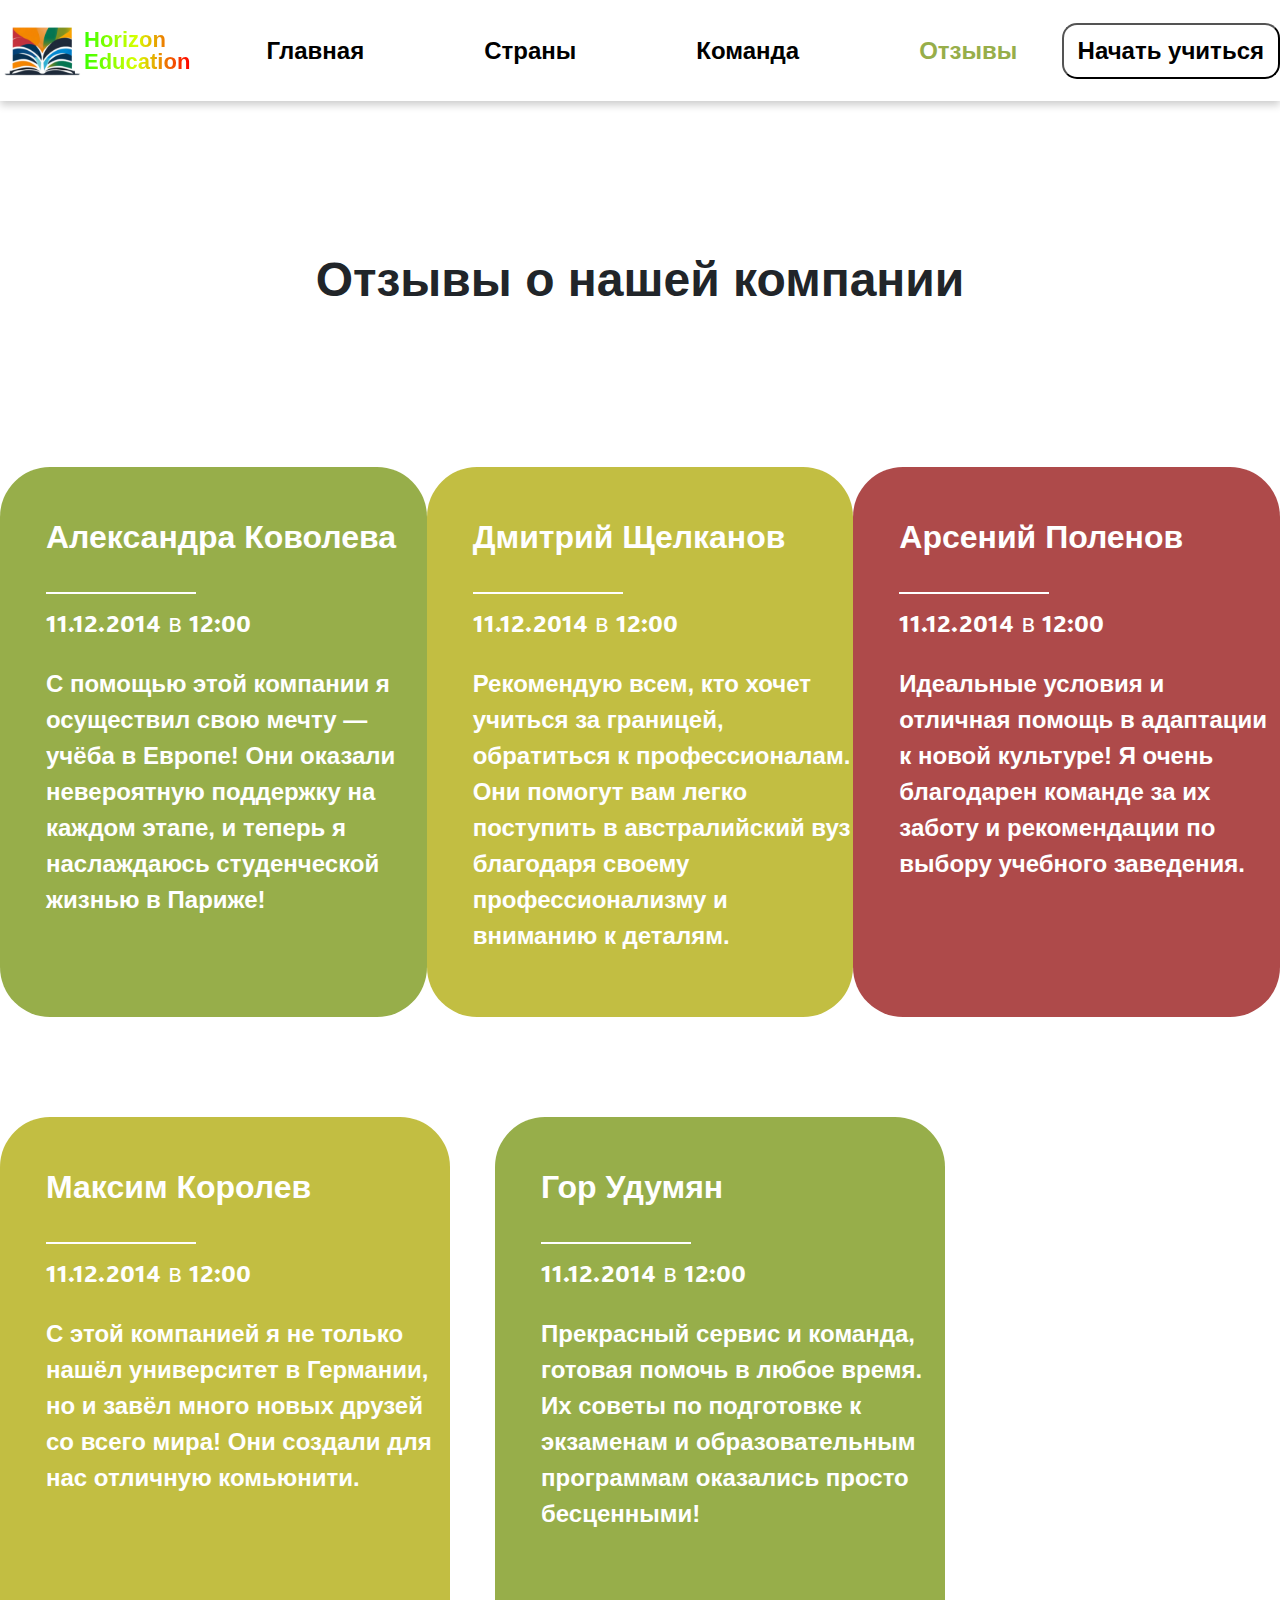
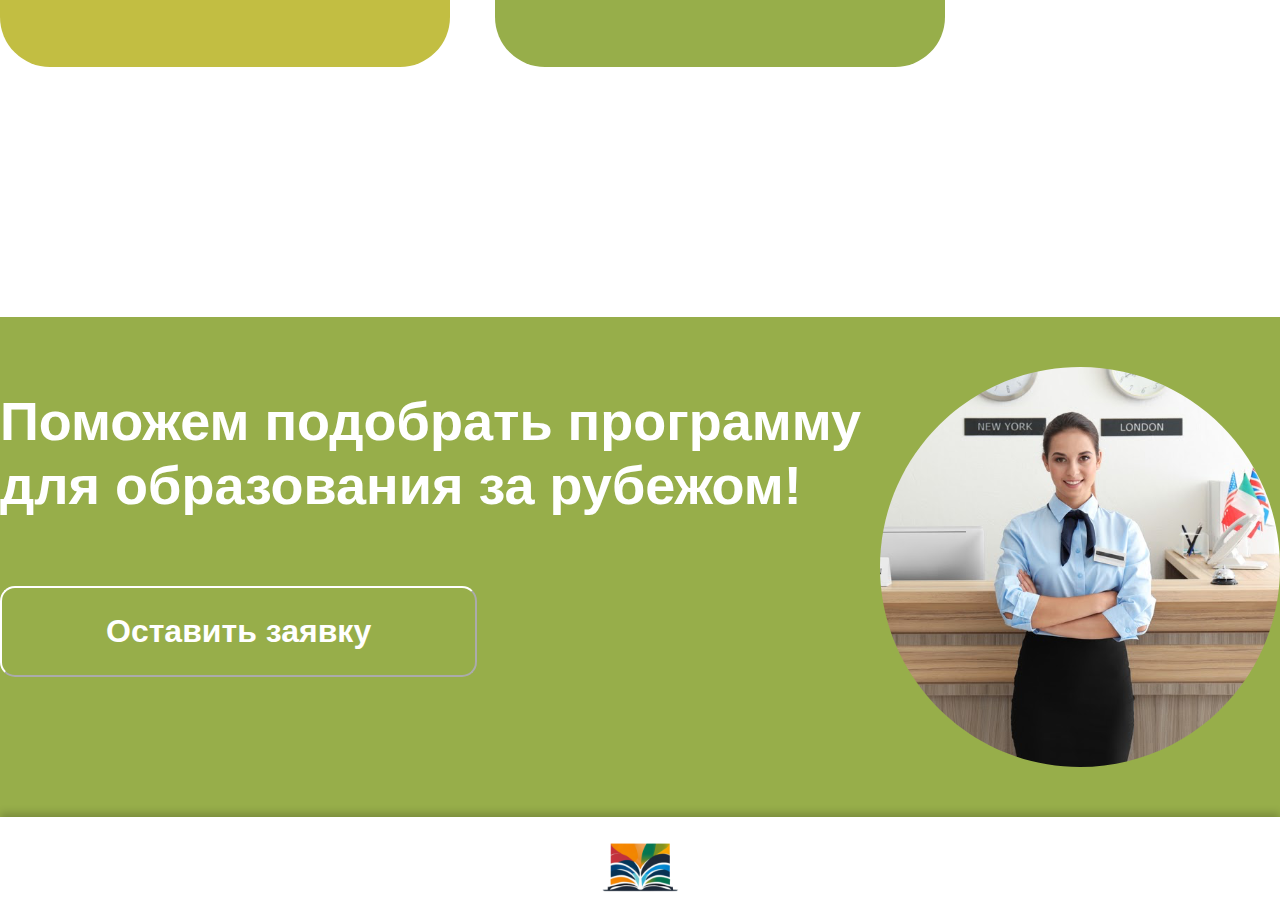
<file: reviews.html>
<!DOCTYPE html>
<html lang="en">
<head>
    <meta charset="UTF-8">
    <meta name="viewport" content="width=device-width, initial-scale=1.0">
    <link rel="stylesheet" href="css/bootstrap.min.css">
    <link rel="stylesheet" href="css/style_reviews.css">
    <title>reviews</title>
</head>
<body>
    <section id="head">
        <div class="container">
        <header>
            <nav class="d-flex align-items-center justify-content-between">
                <a href="main.html" class="logo-a">
                    <div class="d-flex align-items-center">
                        <img src="/img/logo.svg" class="">
                        <p class="logo-text">Horizon <br>Education</p>
                    </div>
                </a>
                <ul class="d-flex">
                    <li class="nav-text"><a href="main.html">Главная</a></li>
                    <li class="nav-text"><a href="country.html">Страны</a></li>
                    <li class="nav-text"><a href="team.html">Команда</a></li>
                    <li><a href="reviews.html" class="nav-a">Отзывы</a></li>
                </ul>
                <a href="#help"><button>Начать учиться</button></a>
            </nav>
        </header>
    </section>
    <section id="reviews">
        <div class="container">
            <h1 class="text-center">Отзывы о нашей компании</h1>
            <div class="cards d-flex justify-content-between">
                <div class="card-reviews">
                    <p class="name">Александра Коволева</p>
                    <img src="img/line_reviews.svg" alt="">
                    <p class="date font-2">11.12.2014 в 12:00</p>
                    <p class="text">С помощью этой компании я<br>
                        осуществил свою мечту —<br>
                        учёба в Европе! Они оказали <br>
                        невероятную поддержку на<br>
                        каждом этапе, и теперь я<br>
                        наслаждаюсь студенческой<br>
                        жизнью в Париже!</p>
                </div>
                <div class="card-reviews" style="background-color: var(--color2)">
                    <p class="name">Дмитрий Щелканов</p>
                    <img src="img/line_reviews.svg" alt="">
                    <p class="date font-2">11.12.2014 в 12:00</p>
                    <p class="text">Рекомендую всем, кто хочет<Br> учиться за границей,<br> обратиться к профессионалам. Они помогут вам легко<Br> поступить в австралийский вуз благодаря своему профессионализму и<Br> вниманию к деталям.</p>
                </div>
                <div class="card-reviews" style="background-color: var(--color3)">
                    <p class="name">Арсений Поленов</p>
                    <img src="img/line_reviews.svg" alt="">
                    <p class="date font-2">11.12.2014 в 12:00</p>
                    <p class="text">Идеальные условия и отличная помощь в адаптации к новой культуре! Я очень благодарен команде за их заботу и рекомендации по выбору учебного заведения.</p>
                </div>
            </div>
            <div class="d-flex ">
                <div class="card-reviews card-margin" style="background-color: var(--color2)">
                    <p class="name">Максим Королев</p>
                    <img src="img/line_reviews.svg" alt="">
                    <p class="date font-2">11.12.2014 в 12:00</p>
                    <p class="text">С этой компанией я не только нашёл университет в Германии, но и завёл много новых друзей со всего мира! Они создали для нас отличную комьюнити.</p>
                </div>
                 <div class="card-reviews justify-content-center">
                    <p class="name">Гор Удумян</p>
                    <img src="img/line_reviews.svg" alt="">
                    <p class="date font-2">11.12.2014 в 12:00</p>
                    <p class="text">Прекрасный сервис и команда, готовая помочь в любое время. Их советы по подготовке к экзаменам и образовательным программам оказались просто бесценными!</p>
                </div>
            </div>
          
        </div>
    </section>
    <section id="help" class="d-flex">
        <div class="container d-flex align-items-center justify-content-between">
            <div>
                <h2>Поможем подобрать программу <br>
                    для образования за рубежом!<h2>
                    <button class="help-button card-all">Оставить заявку</button>
            </div>
                <img src="/img/girl.svg" alt="">
        </div>
    </section>
    <footer class="d-flex align-items-center">
        <div class="footer-img"><img src="/img/logo.svg" alt=""></div>
    </footer>
</div>

    <script src="js/script_reviews.js"></script>
</body>
</html>
</file>
<file: css/style_reviews.css>
@import url('https://fonts.googleapis.com/css2?family=ADLaM+Display&display=swap');
@import url('https://fonts.cdnfonts.com/css/post-no-bills-jaffna');

* {
    font-family: 'Post No Bills Jaffna SemiBold', sans-serif;
    font-weight: 600;
    font-style: normal;
}


:root {
    --color1: #97AE4A;
    --color2: #C2BE42;
    --color3: #AE4A4A;
}



.font-2 {
    font-family: "ADLaM Display", system-ui;
    font-weight: 400;
    font-style: normal;
  }
  



.font-1 {
    font-family: 'Post No Bills Jaffna SemiBold', sans-serif;
    font-weight: 600;
    font-style: normal;
}


.logo-a:hover {
    text-decoration: none;
}


.logo-text {

    background: linear-gradient(to left, #FF0000,  #D9FF00 , #3CFF00);
    -webkit-background-clip: text;
    color: transparent;
    line-height: 100%;
    font-size: 22px;
  }




.container {
    max-width: 1440px;
    min-width: 360px;
    margin: auto;
    padding: 0;

}



p {
    margin: 0;
}



nav {
    padding: 22px 0;


}

li, button {
    font-size: 24px;
}

li {
    color: black;
    list-style: none;
}

.nav-text {
    padding-right: 120px;
}

ul {
    margin: 0;
}

button {
    color: black;
    border-color: black;
    background: none;
    border-radius: 15px;
    font-weight: 600;
    padding-left: 14px;
    padding-right: 14px;
    padding-top: 8px;
    padding-bottom: 8px;
}

button:hover {
    color: white;
    background-color: black;
    transition: 0.5s;
}

a,a:hover {
    color: black;
    text-decoration: none;
}


a:hover {
    text-decoration: underline;
}




.nav-a, .nav-a:hover {
    color: var(--color1);
}


.header-button {
    font-size: 40px;
    font-weight: 600;
}


#head {
        -webkit-box-shadow: 0px 4px 8px 0px rgba(0, 0, 0, 0.2);
    -moz-box-shadow: 0px 4px 8px 0px rgba(0, 0, 0, 0.2);
    box-shadow: 0px 4px 8px 0px rgba(0, 0, 0, 0.2);
}

section {
    margin-bottom: 150px;
}

h1 {
    font-weight: 600;
    font-size: 48px;
    padding-bottom: 150px;
}


.card-reviews {
    background-color: var(--color1);
    height: 550px;
    width: 450px;
    border-radius: 50px;
    padding-top: 46px;
    padding-left: 46px;
}

p {
    color: white;
}

.name {
    font-size: 32px;
    padding-bottom: 20px;
}

.date, .text {
    font-size: 24px;
}

.date {
    padding-bottom: 25px;
}

.cards {
    margin-bottom: 100px;
}

.card-margin {
    margin-right: 45px;
}

footer {
    height: 100px;
    -webkit-box-shadow: 0px -4px 8px 0px rgba(0, 0, 0, 0.2);
    -moz-box-shadow: 0px -4px 8px 0px rgba(0, 0, 0, 0.2);
    box-shadow: 0px -4px 8px 0px rgba(0, 0, 0, 0.2);
}

.footer-img {
    margin-left: auto;
    margin-right: auto;
}

#reviews {
    margin-bottom: 250px;
}


.help-button {
    padding: 24px 104px;
    font-size: 32px;
    border-color: white;
    color: white;
}

.help-button:hover {
    color: var(--color1);
    background-color: white;
}

h2 {
    font-weight: 600;
    font-size: 54px;
    padding-bottom: 60px;
    color: white;
}

#help {
    height: 500px;
    background-color: var(--color1);
    margin: 0;
}
</file>
